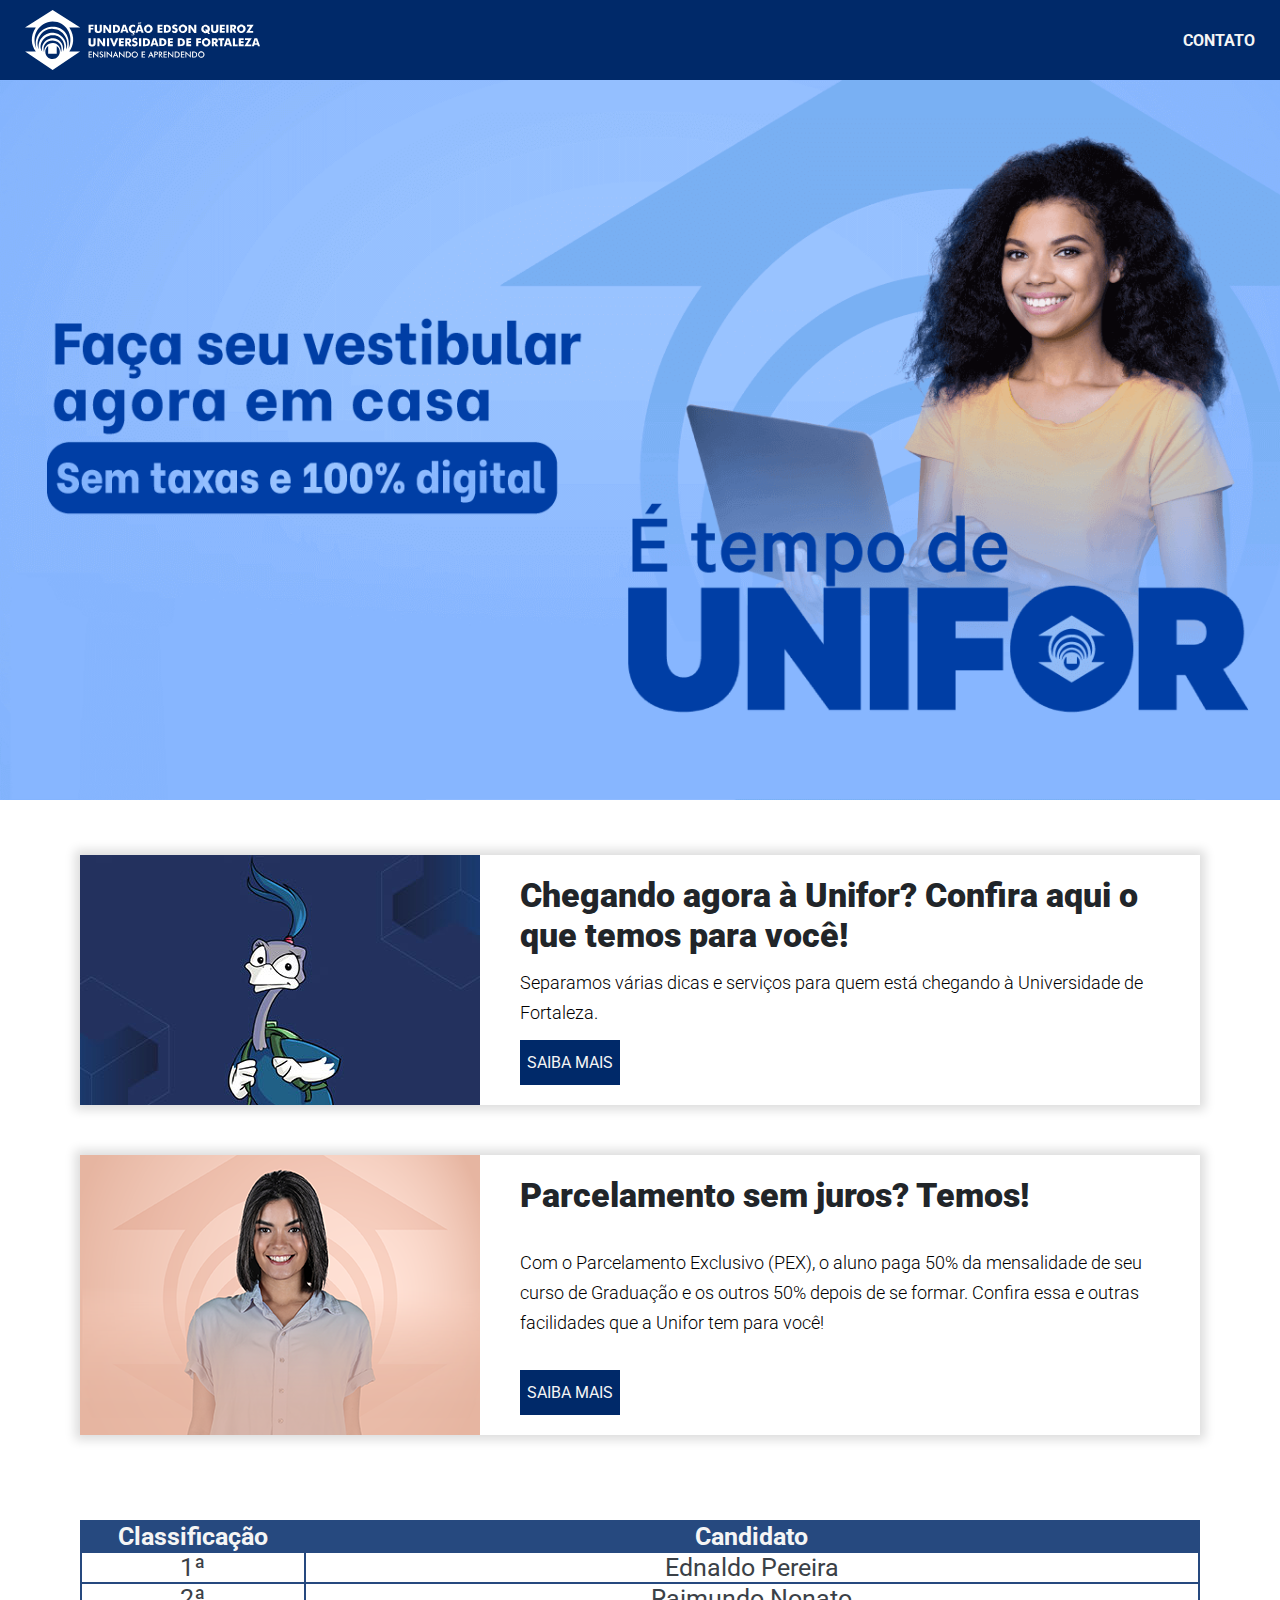
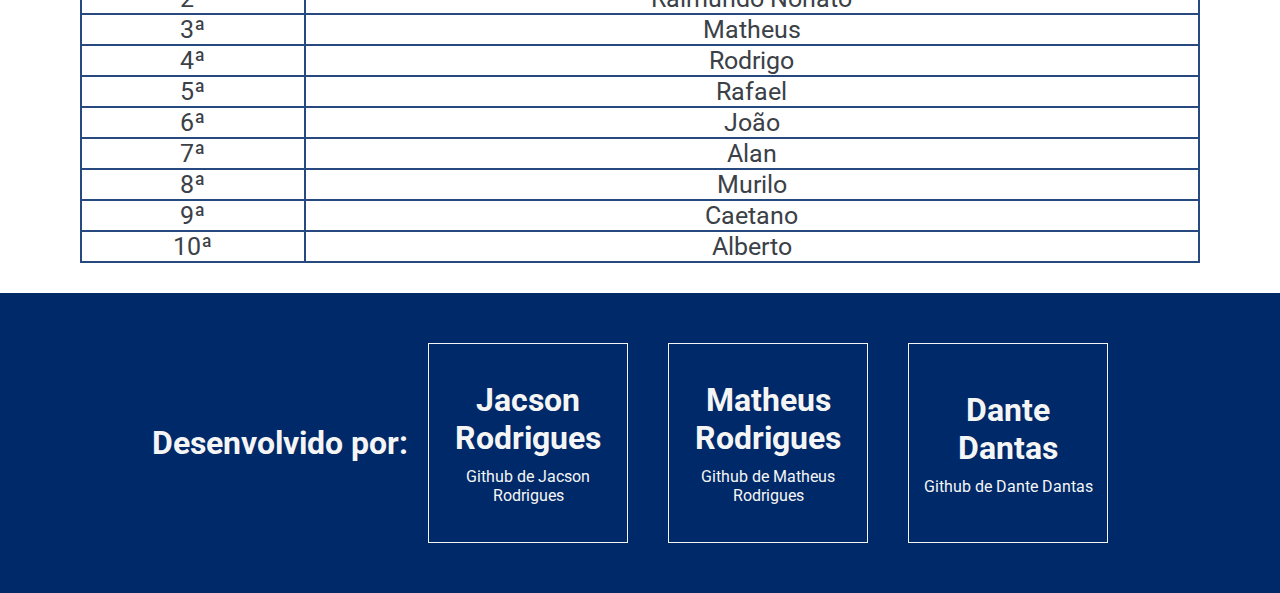
<file: index.html>
<!DOCTYPE html>
<html lang="pt-BR">
  <head>
    <meta charset="UTF-8" />
    <meta http-equiv="X-UA-Compatible" content="IE=edge" />
    <meta name="viewport" content="width=device-width, initial-scale=1.0" />
    <link rel="stylesheet" href="public/css/style.css" />
    <title>Site Unifor Fuleragi</title>
  </head>
  <body>
    <header>
      <nav class="navbar-dark">
        <a href="/index.html">
          <img src="/public/images/unifor-logo.svg" alt="unifor-logo" />
        </a>
        <a class="nav-link" href="/contato.html">Contato</a>
      </nav>
    </header>
    <section class="painel">
      <img
        src="/public/images/vestibular_digital_desktop.png"
        alt="vestibular_digital_desktop"
      />
    </section>
    <section class="welcome">
      <div class="card">
        <img
          src="public/images/moema_boas_vindas.jpg"
          alt="moema boas vindas"
        />
        <div class="card-content">
          <h2>
            <a href="#">
              Chegando agora à Unifor? Confira aqui o que temos para você!
            </a>
          </h2>
          <p>
            Separamos várias dicas e serviços para quem está chegando à
            Universidade de Fortaleza.
          </p>

          <a class="btn" href="#">SAIBA MAIS</a>
        </div>
      </div>
      <div class="card">
        <img
          src="public/images/banner_parcelamento_exclusivo_400.png"
          alt="parcelamento"
        />

        <div class="card-content">
          <h2>
            <a href="#">Parcelamento sem juros? Temos!</a>
          </h2>
          <p>
            Com o Parcelamento Exclusivo (PEX), o aluno paga 50% da mensalidade
            de seu curso de Graduação e os outros 50% depois de se formar.
            Confira essa e outras facilidades que a Unifor tem para você!
          </p>

          <a class="btn" href="#">SAIBA MAIS</a>
        </div>
      </div>
    </section>
    <section class="tabela">
      <table cellspacing="0" cellpadding="0">
        <thead>
          <tr id="table-h">
            <th style="width: 20%; min-width: min-content;">Classificação</th>
            <th>Candidato</th>
          </tr>
        </thead>
        <tbody>
          <tr>
            <td>1ª</td>
            <td>Ednaldo Pereira</td>
          </tr>
          <tr>
            <td>2ª</td>
            <td>Raimundo Nonato</td>
          </tr>
          <tr>
            <td>3ª</td>
            <td>Matheus</td>
          </tr>
          <tr>
            <td>4ª</td>
            <td>Rodrigo</td>
          </tr>
          <tr>
            <td>5ª</td>
            <td>Rafael</td>
          </tr>
          <tr>
            <td>6ª</td>
            <td>João</td>
          </tr>
          <tr>
            <td>7ª</td>
            <td>Alan</td>
          </tr>
          <tr>
            <td>8ª</td>
            <td>Murilo</td>
          </tr>
          <tr>
            <td>9ª</td>
            <td>Caetano</td>
          </tr>
          <tr>
            <td>10ª</td>
            <td>Alberto</td>
          </tr>
        </tbody>
      </table>
    </section>

    <footer>
      <h2 class="dev-team">Desenvolvido por: </h2>
      <a class="mini-card" target="blank" href="https://github.com/jacksrm/">
        <h2 class="title-card">Jacson Rodrigues</h2>
        <p>Github de Jacson Rodrigues</p>
      </a>

      <a class="mini-card" target="blank" href="https://github.com/mayh6m">
        <h2 class="title-card">Matheus Rodrigues</h2>
        <p>Github de Matheus Rodrigues</p>
      </a>

      <a class="mini-card" target="blank" href="https://github.com/dantedod">
        <h2 class="title-card">Dante Dantas</h2>
        <p>Github de Dante Dantas</p>
      </a>
    </footer>
  </body>
</html>
</file>
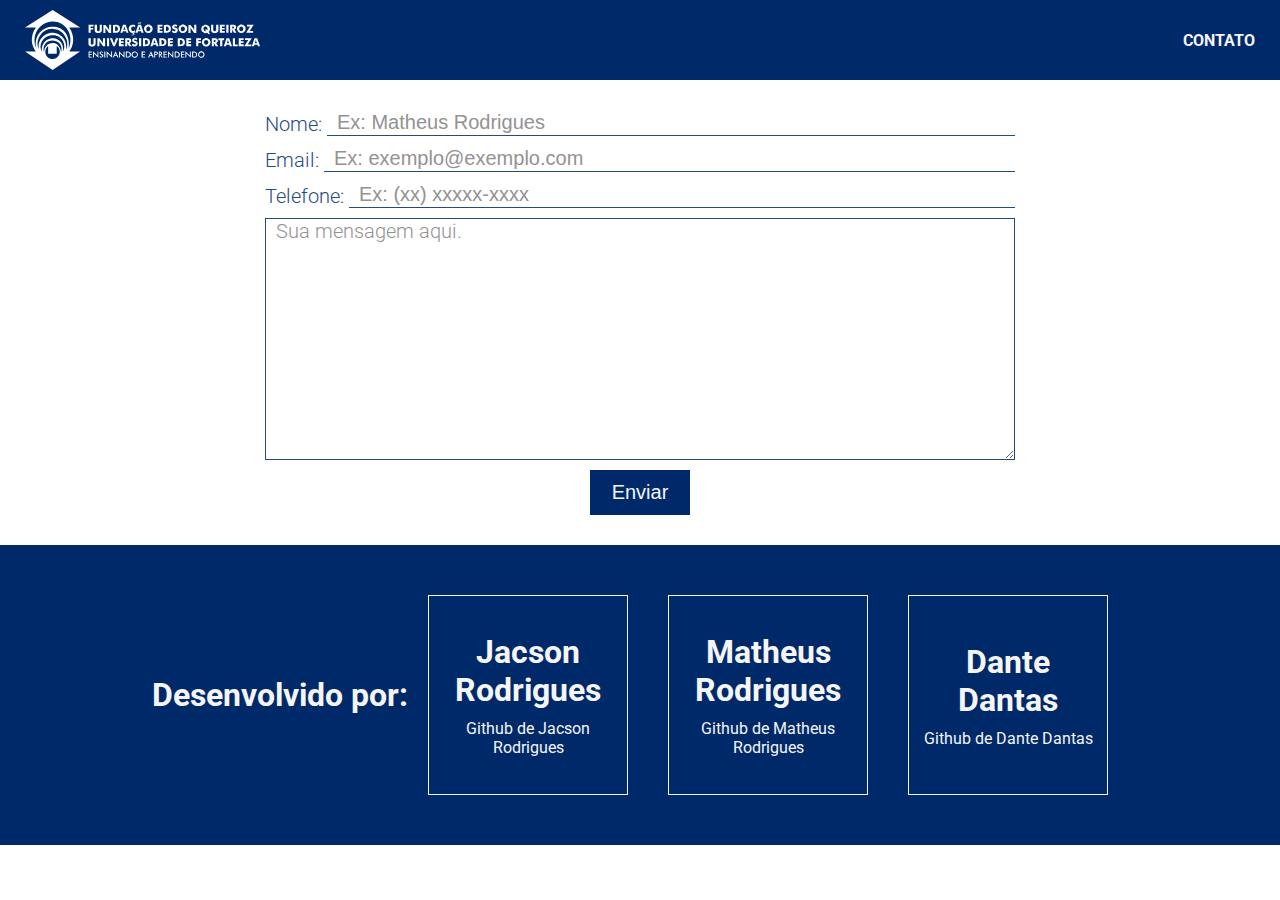
<file: contato.html>
<!DOCTYPE html>
<html lang="pt-BR">
  <head>
    <meta charset="UTF-8" />
    <meta http-equiv="X-UA-Compatible" content="IE=edge" />
    <meta name="viewport" content="width=device-width, initial-scale=1.0" />
    <link rel="stylesheet" href="public/css/style.css" />
    <title>Contato Fuleragi</title>
  </head>
  <body>
    <header>
      <nav class="navbar-dark">
        <a href="/index.html">
          <img src="/public/images/unifor-logo.svg" alt="unifor-logo" />
        </a>
        <a class="nav-link" href="/contato.html">Contato</a>
      </nav>
    </header>
    <section class="contato-form">
      <form action="#"> 
        <div class="form-nome">
          <label for="name">Nome: </label>
          <input type="text" name="nome" placeholder="Ex: Matheus Rodrigues">
        </div>
        <div class="form-email">
          <label for="name">Email: </label>
          <input type="email" name="email" placeholder="Ex: exemplo@exemplo.com">
        </div>
        <div class="form-telefone">
          <label for="telefone">Telefone: </label>
          <input type="tel" name="telefone" placeholder="Ex: (xx) xxxxx-xxxx">
        </div>
        <textarea name="mensagem" cols="30" rows="10" placeholder="Sua mensagem aqui."></textarea>
        <button type="submit">Enviar</button>
      </form>
    </section>
    
    <footer>
      <h2 class="dev-team">Desenvolvido por: </h2>
      <a class="mini-card" target="blank" href="https://github.com/jacksrm/">
        <h2 class="title-card">Jacson Rodrigues</h2>
        <p>Github de Jacson Rodrigues</p>
      </a>

      <a class="mini-card" target="blank" href="https://github.com/mayh6m">
        <h2 class="title-card">Matheus Rodrigues</h2>
        <p>Github de Matheus Rodrigues</p>
      </a>

      <a class="mini-card" target="blank" href="https://github.com/dantedod">
        <h2 class="title-card">Dante Dantas</h2>
        <p>Github de Dante Dantas</p>
      </a>
    </footer>
  </body>
</html>
</file>
<file: public/css/style.css>
@import url('https://fonts.googleapis.com/css2?family=Roboto:ital,wght@0,100;0,300;0,400;0,500;0,700;0,900;1,100;1,300;1,400;1,500;1,700;1,900&display=swap');

::-webkit-input-placeholder {
  color: rgb(148, 145, 145);
  font-size: 20;
  font-weight: 300;
}

* {
  margin: 0;
  padding: 0;
  outline: 0;
  box-sizing: border-box;
}

h1, 
h2, 
p, 
a {
  font-family: 'Roboto', sans-serif;
}

nav {
  display: flex;
  justify-content: space-between; 
  align-items: center;
  padding: 0 25px;
  height: 80px;
  width: auto;
  background-color: #002969;
}

nav a {
  display: flex;
  flex-direction: column;
  height: inherit;
  font-size: 16px;
  text-decoration: none;
  color: whitesmoke;
  justify-content: center;
  transition: all 200ms;
  text-transform: uppercase;
  font-weight: 700;
}

nav a:hover {
  color: #f5f5f5a4;
}

nav a img {
  height:60px;
}

section {
  display: flex;
  flex-direction: column;
  padding: 30px 80px;
}


.painel {
  padding: 0;
}

.painel img {
  width: 100%;
}

.card {
  display: flex;
  box-shadow: 0 0 10px 5px #dddddd;
  margin: 25px 0;
}

.card-content {
  display: flex;
  flex-direction: column;
  justify-content: space-between;
  padding: 20px 40px;
}

.card-content h2 a {
  font-size: 34px;
  color: #212529;
  font-weight: 900;
  text-decoration: none;
  transition: all 200ms;
}

.card-content h2 a:hover {
  color: #26497F;
}

.card-content p {
  font-size: 18px;
  font-weight: 300;
  line-height: 30px

}

.btn {
  display: flex;
  flex-direction: column;
  justify-content: center;
  height: 45px;
  width: 100px;
  background-color: #002969;
  border: 1px solid #002969;
  color: whitesmoke;
  text-decoration: none;
  text-align: center;
  transition: all 200ms;
}

.btn:hover {
  filter: contrast(1.5);
  /* background-color: #405E8E; */
}

.contato-form {
  justify-content: center;
  align-items: center;
}

.contato-form form {
  display: flex;
  flex-direction: column;
  justify-content: center;
  align-items: center;
  width: 750px;
}

.form-nome, 
.form-email,
.form-telefone {
  display: flex;
  width: 100%;
  margin-bottom: 10px;
  align-items: flex-end;
}

.contato-form form input {
  width: 100%;
  height: 26px;
  font-size: 20px;
  font-weight: 300;
  color: #3b4147;
  margin-left:5px;
  padding: 0 10px;
  border: none;
  border-bottom: 1px solid #26497F;
  border-radius: 0;
}

.contato-form form label {
  font-family: 'Roboto', sans-serif;
  font-size: 20px;
  font-weight: 300;
  color: #26497F;
}

.contato-form form textarea {
  width: 100%;
  resize: vertical;
  font-family: 'Roboto', sans-serif;
  padding: 0 10px;
  border: 1px solid #26497F;
  margin-bottom: 10px;
  font-size: 20px;
  color: #3b4147;
}

.contato-form form button {
  height: 45px;
  width: 100px;
  background-color: #002969;
  border: 1px solid #002969;
  color: whitesmoke;
  text-decoration: none;
  text-align: center;
  transition: all 200ms;
  font-size: 20px;
  border-radius: 0;
  cursor: pointer;
}

.contato-form form button:hover {
  filter: contrast(1.5);
}

.tabela table,
.tabela tr,
.tabela th,
.tabela td {
  border: 1px solid #26497F;
}

.tabela table {
  font-family: 'Roboto', sans-serif;
  font-size: 25px;
  color: #3b4147;
  text-align: center;
}

#table-h {
  background-color: #26497F;
  color: whitesmoke;
  
}

footer {
  display: flex;
  height: 300px;
  justify-content: center;
  align-items: center;
  background-color: #002969;
}

.dev-team {
  color: whitesmoke;
  font-size: 32px;
}

.mini-card {
  display: flex;
  flex-direction: column;
  justify-content: center;
  text-align: center;
  border: 1px solid whitesmoke;
  margin: 0 20px;
  padding: 0 10px;
  height: 200px;
  width: 200px;
  text-decoration: none;
  color: whitesmoke;
  transition: all 200ms;
}

.mini-card h2 {
  font-size: 32px;
  margin-bottom: 10px;
}

.mini-card:hover {
  background-color: whitesmoke;
  color: #26497F;
  transform: scale(1.1);
}
</file>
